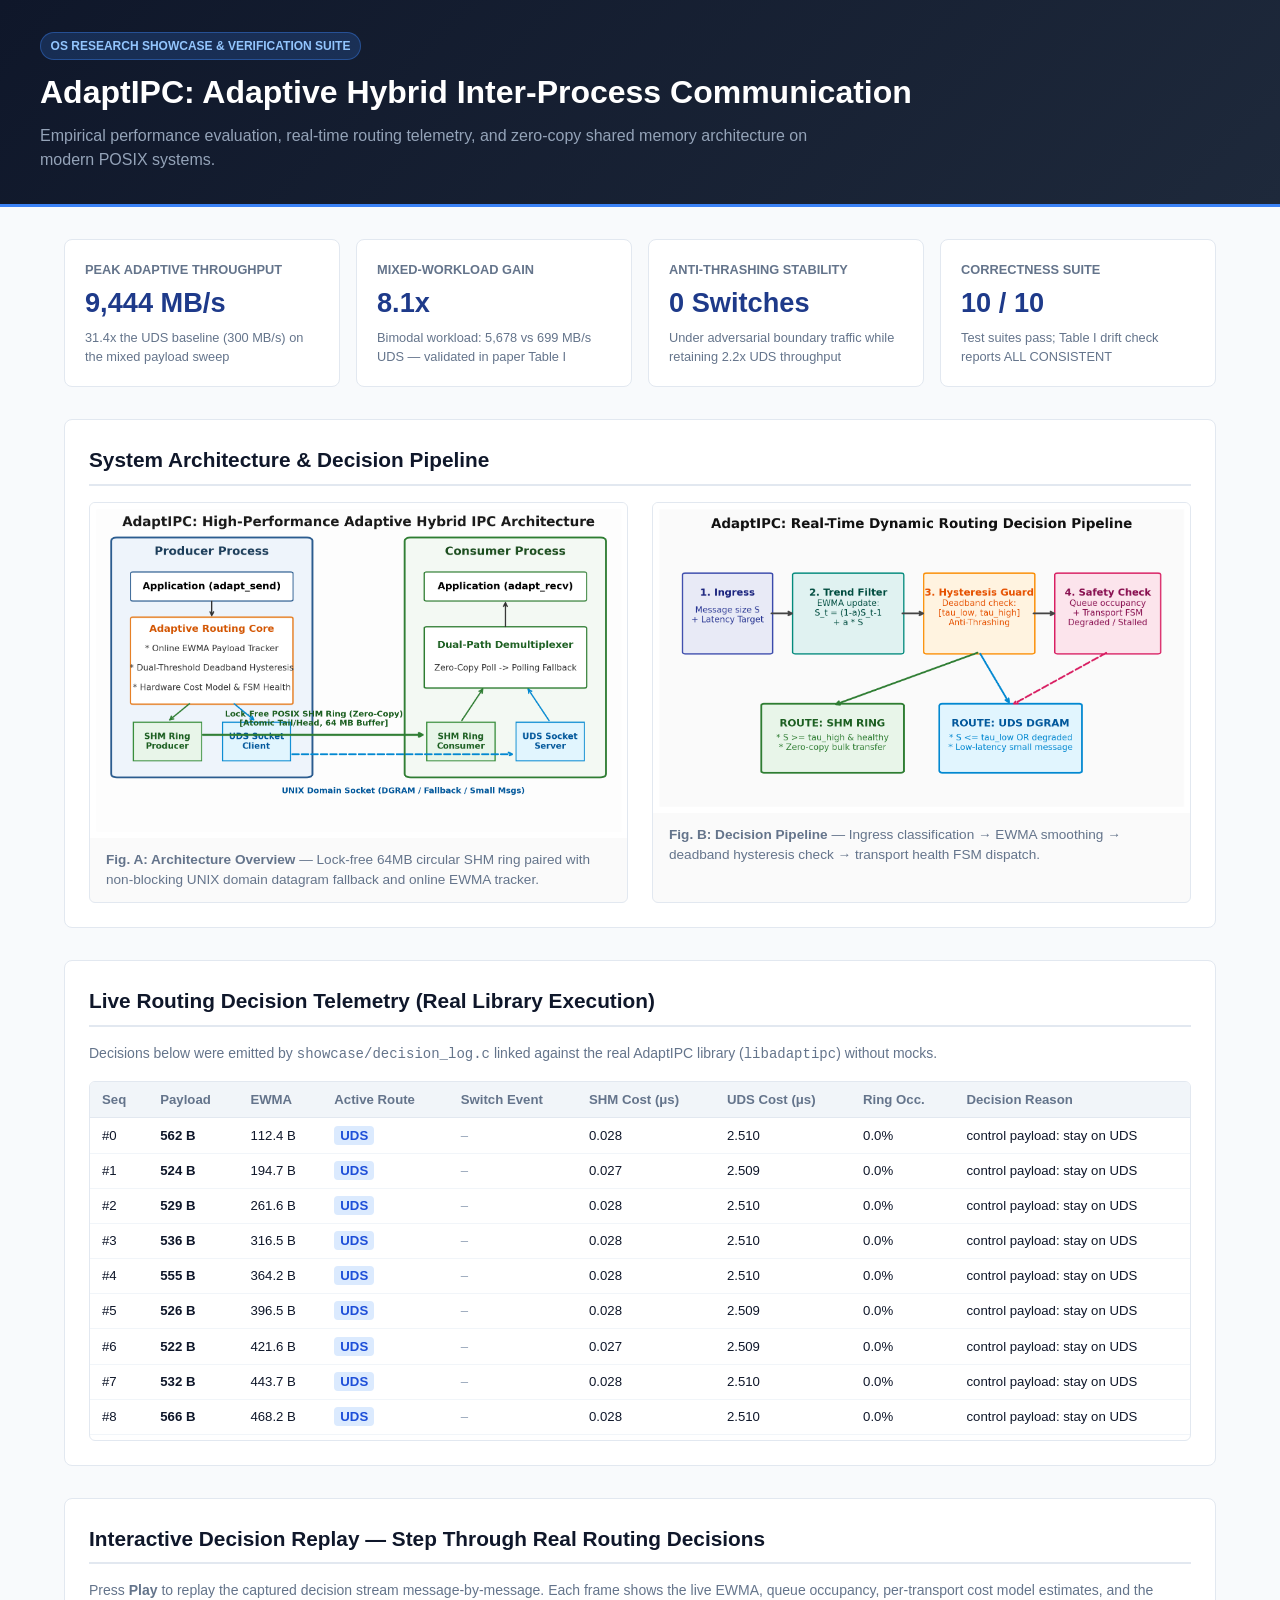
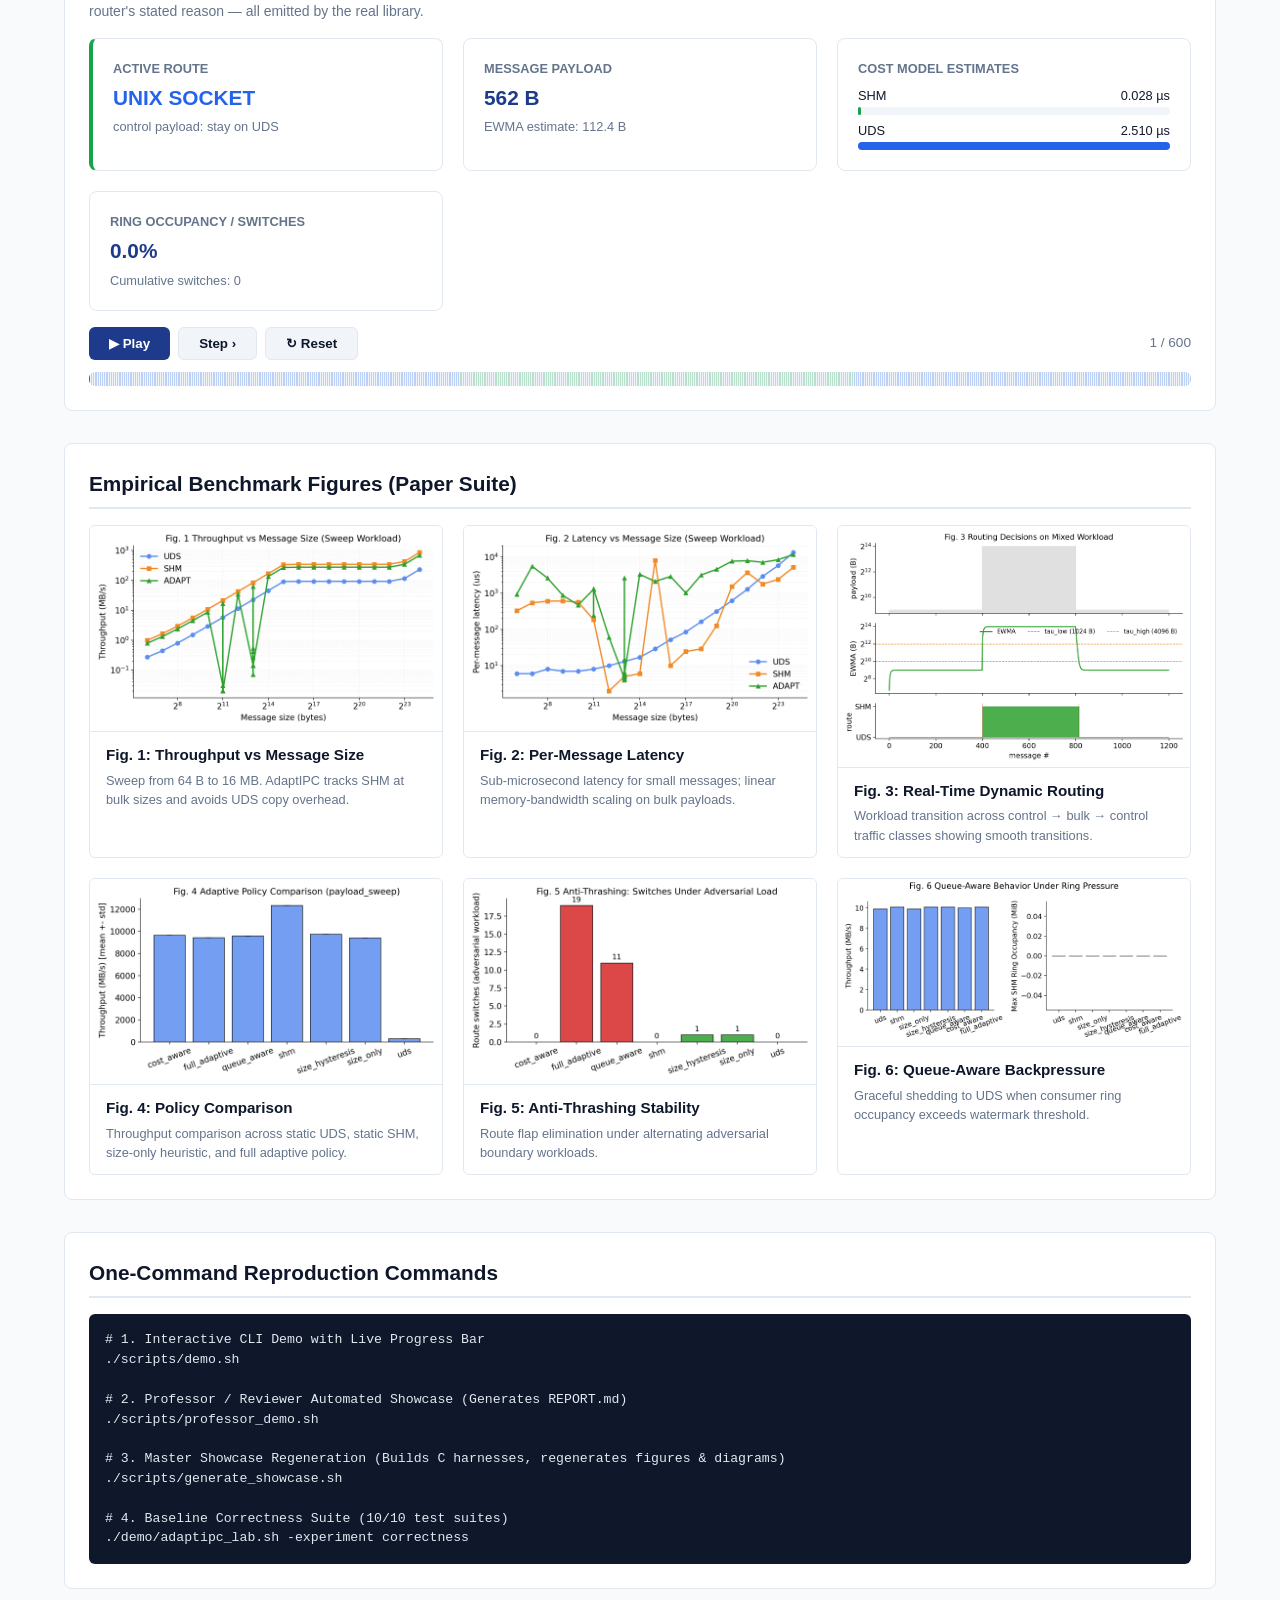
<file: showcase/dashboard/index.html>
<!DOCTYPE html>
<html lang="en">
<head>
<meta charset="UTF-8">
<meta name="viewport" content="width=device-width, initial-scale=1.0">
<title>AdaptIPC: Research Showcase & Interactive Dashboard</title>
<style>
:root {
  --primary: #1e3a8a;
  --primary-light: #3b82f6;
  --shm-color: #16a34a;
  --uds-color: #2563eb;
  --accent: #d97706;
  --danger: #dc2626;
  --bg: #f8fafc;
  --card-bg: #ffffff;
  --text: #0f172a;
  --text-muted: #64748b;
  --border: #e2e8f0;
}
* { box-sizing: border-box; margin: 0; padding: 0; }
body {
  font-family: -apple-system, BlinkMacSystemFont, "Segoe UI", Roboto, Helvetica, Arial, sans-serif;
  background-color: var(--bg);
  color: var(--text);
  line-height: 1.5;
}
header {
  background: linear-gradient(135deg, #0f172a 0%, #1e293b 100%);
  color: #fff;
  padding: 2rem;
  border-bottom: 3px solid var(--primary-light);
}
.header-container { max-width: 1200px; margin: 0 auto; }
.badge {
  display: inline-block;
  padding: 0.25rem 0.6rem;
  font-size: 0.75rem;
  font-weight: 700;
  text-transform: uppercase;
  border-radius: 9999px;
  background: rgba(59, 130, 246, 0.2);
  color: #93c5fd;
  border: 1px solid rgba(59, 130, 246, 0.4);
  margin-bottom: 0.5rem;
}
h1 { font-size: 2rem; font-weight: 800; margin-bottom: 0.5rem; }
.subtitle { color: #94a3b8; font-size: 1rem; max-width: 800px; }
.container { max-width: 1200px; margin: 2rem auto; padding: 0 1.5rem; }
.hero-grid {
  display: grid;
  grid-template-columns: repeat(auto-fit, minmax(220px, 1fr));
  gap: 1rem;
  margin-bottom: 2rem;
}
.stat-card {
  background: var(--card-bg);
  padding: 1.25rem;
  border-radius: 8px;
  border: 1px solid var(--border);
}
.stat-card .label { font-size: 0.8rem; font-weight: 600; color: var(--text-muted); text-transform: uppercase; }
.stat-card .value { font-size: 1.7rem; font-weight: 800; color: var(--primary); margin: 0.25rem 0; }
.stat-card .desc { font-size: 0.8rem; color: var(--text-muted); }
.section {
  background: var(--card-bg);
  border-radius: 8px;
  border: 1px solid var(--border);
  padding: 1.5rem;
  margin-bottom: 2rem;
}
.section h2 {
  font-size: 1.3rem;
  font-weight: 700;
  margin-bottom: 1rem;
  border-bottom: 2px solid var(--border);
  padding-bottom: 0.5rem;
}
.diagram-container {
  display: grid;
  grid-template-columns: repeat(auto-fit, minmax(460px, 1fr));
  gap: 1.5rem;
}
.diagram-card {
  border: 1px solid var(--border);
  border-radius: 6px;
  overflow: hidden;
  background: #fafafa;
}
.diagram-card img { width: 100%; height: auto; display: block; }
.diagram-card .caption { padding: 0.75rem 1rem; font-size: 0.85rem; color: var(--text-muted); }
.figures-grid {
  display: grid;
  grid-template-columns: repeat(auto-fit, minmax(340px, 1fr));
  gap: 1.25rem;
}
.fig-card {
  border: 1px solid var(--border);
  border-radius: 6px;
  overflow: hidden;
  background: #fff;
}
.fig-card img { width: 100%; height: auto; display: block; border-bottom: 1px solid var(--border); }
.fig-card .info { padding: 0.75rem 1rem; }
.fig-card h3 { font-size: 0.95rem; font-weight: 600; margin-bottom: 0.25rem; }
.fig-card p { font-size: 0.8rem; color: var(--text-muted); }
.trace-table-container {
  max-height: 360px;
  overflow-y: auto;
  border: 1px solid var(--border);
  border-radius: 6px;
}
table { width: 100%; border-collapse: collapse; font-size: 0.825rem; }
th {
  background: #f1f5f9;
  padding: 0.5rem 0.75rem;
  text-align: left;
  font-weight: 600;
  color: var(--text-muted);
  position: sticky;
  top: 0;
  border-bottom: 1px solid var(--border);
}
td { padding: 0.45rem 0.75rem; border-bottom: 1px solid #f1f5f9; }
.tag-shm { background: #dcfce7; color: #15803d; padding: 2px 6px; border-radius: 4px; font-weight: bold; }
.tag-uds { background: #dbeafe; color: #1d4ed8; padding: 2px 6px; border-radius: 4px; font-weight: bold; }
.tag-sw { background: #fee2e2; color: #b91c1c; padding: 2px 6px; border-radius: 4px; font-weight: bold; }
pre code {
  font-family: ui-monospace, Menlo, monospace;
  font-size: 0.825rem;
  background: #0f172a;
  color: #e2e8f0;
  padding: 1rem;
  border-radius: 6px;
  display: block;
  overflow-x: auto;
}
</style>
</head>

<body>
<header>
  <div class="header-container">
    <div class="badge">OS Research Showcase &amp; Verification Suite</div>
    <h1>AdaptIPC: Adaptive Hybrid Inter-Process Communication</h1>
    <p class="subtitle">Empirical performance evaluation, real-time routing telemetry, and zero-copy shared memory architecture on modern POSIX systems.</p>
  </div>
</header>

<div class="container">
  <!-- Key Metrics Row -->
  <div class="hero-grid">
    <div class="stat-card">
      <div class="label">Peak Adaptive Throughput</div>
      <div class="value">9,444 MB/s</div>
      <div class="desc">31.4x the UDS baseline (300 MB/s) on the mixed payload sweep</div>
    </div>
    <div class="stat-card">
      <div class="label">Mixed-Workload Gain</div>
      <div class="value">8.1x</div>
      <div class="desc">Bimodal workload: 5,678 vs 699 MB/s UDS &mdash; validated in paper Table I</div>
    </div>
    <div class="stat-card">
      <div class="label">Anti-Thrashing Stability</div>
      <div class="value">0 Switches</div>
      <div class="desc">Under adversarial boundary traffic while retaining 2.2x UDS throughput</div>
    </div>
    <div class="stat-card">
      <div class="label">Correctness Suite</div>
      <div class="value">10 / 10</div>
      <div class="desc">Test suites pass; Table I drift check reports ALL CONSISTENT</div>
    </div>
  </div>

  <!-- Architecture Section -->
  <div class="section">
    <h2>System Architecture &amp; Decision Pipeline</h2>
    <div class="diagram-container">
      <div class="diagram-card">
        <img src="../../assets/architecture.png" alt="AdaptIPC Architecture">
        <div class="caption"><strong>Fig. A: Architecture Overview</strong> &mdash; Lock-free 64MB circular SHM ring paired with non-blocking UNIX domain datagram fallback and online EWMA tracker.</div>
      </div>
      <div class="diagram-card">
        <img src="../../assets/decision_pipeline.png" alt="Decision Pipeline">
        <div class="caption"><strong>Fig. B: Decision Pipeline</strong> &mdash; Ingress classification &rarr; EWMA smoothing &rarr; deadband hysteresis check &rarr; transport health FSM dispatch.</div>
      </div>
    </div>
  </div>

  <!-- Live Decision Log Section -->
  <div class="section">
    <h2>Live Routing Decision Telemetry (Real Library Execution)</h2>
    <p style="font-size: 0.875rem; color: var(--text-muted); margin-bottom: 1rem;">
      Decisions below were emitted by <code>showcase/decision_log.c</code> linked against the real AdaptIPC library (<code>libadaptipc</code>) without mocks.
    </p>
    <div class="trace-table-container">
      <table id="telemetry-table">
        <thead>
          <tr>
            <th>Seq</th>
            <th>Payload</th>
            <th>EWMA</th>
            <th>Active Route</th>
            <th>Switch Event</th>
            <th>SHM Cost (&mu;s)</th>
            <th>UDS Cost (&mu;s)</th>
            <th>Ring Occ.</th>
            <th>Decision Reason</th>
          </tr>
        </thead>
        <tbody id="telemetry-body">
          <tr><td colspan="9" style="text-align:center; padding: 1.5rem; color: var(--text-muted);">Loading telemetry trace...</td></tr>
        </tbody>
      </table>
    </div>
  </div>

  <!-- Interactive Decision Replay -->
  <div class="section">
    <h2>Interactive Decision Replay &mdash; Step Through Real Routing Decisions</h2>
    <p style="font-size: 0.875rem; color: var(--text-muted); margin-bottom: 1rem;">
      Press <strong>Play</strong> to replay the captured decision stream message-by-message. Each frame shows the live EWMA, queue occupancy, per-transport cost model estimates, and the router's stated reason &mdash; all emitted by the real library.
    </p>
    <div style="display: grid; grid-template-columns: repeat(auto-fit, minmax(280px, 1fr)); gap: 1.25rem; margin-bottom: 1rem;">
      <div class="stat-card" style="border-left: 4px solid var(--shm-color);">
        <div class="label">Active Route</div>
        <div class="value" id="replay-route" style="font-size:1.3rem;">&mdash;</div>
        <div class="desc" id="replay-reason">Press Play to begin replay</div>
      </div>
      <div class="stat-card">
        <div class="label">Message Payload</div>
        <div class="value" id="replay-payload" style="font-size:1.3rem;">&mdash;</div>
        <div class="desc">EWMA estimate: <span id="replay-ewma">&mdash;</span></div>
      </div>
      <div class="stat-card">
        <div class="label">Cost Model Estimates</div>
        <div style="margin-top:0.5rem;">
          <div style="font-size:0.8rem; margin-bottom:2px;">SHM <span id="replay-shm-cost" style="float:right;">&mdash;</span></div>
          <div style="background:#f1f5f9; border-radius:4px; height:8px;"><div id="replay-shm-bar" style="background:var(--shm-color); height:8px; border-radius:4px; width:0%; transition: width .3s;"></div></div>
          <div style="font-size:0.8rem; margin:6px 0 2px;">UDS <span id="replay-uds-cost" style="float:right;">&mdash;</span></div>
          <div style="background:#f1f5f9; border-radius:4px; height:8px;"><div id="replay-uds-bar" style="background:var(--uds-color); height:8px; border-radius:4px; width:0%; transition: width .3s;"></div></div>
        </div>
      </div>
      <div class="stat-card">
        <div class="label">Ring Occupancy / Switches</div>
        <div class="value" id="replay-queue" style="font-size:1.3rem;">&mdash;</div>
        <div class="desc">Cumulative switches: <span id="replay-switches">&mdash;</span></div>
      </div>
    </div>
    <div style="display:flex; gap:0.5rem; flex-wrap:wrap; margin-bottom:0.75rem;">
      <button id="btn-play" style="padding:0.5rem 1.25rem; font-weight:700; background:var(--primary); color:#fff; border:none; border-radius:6px; cursor:pointer;">&#9654; Play</button>
      <button id="btn-step" style="padding:0.5rem 1.25rem; font-weight:700; background:#f1f5f9; color:var(--text); border:1px solid var(--border); border-radius:6px; cursor:pointer;">Step &rsaquo;</button>
      <button id="btn-reset" style="padding:0.5rem 1.25rem; font-weight:700; background:#f1f5f9; color:var(--text); border:1px solid var(--border); border-radius:6px; cursor:pointer;">&#8635; Reset</button>
      <span id="replay-counter" style="align-self:center; color:var(--text-muted); font-size:0.85rem; margin-left:auto;">0 / 0</span>
    </div>
    <div id="replay-timeline" style="display:flex; height:14px; border-radius:6px; overflow:hidden; background:#f1f5f9; gap:1px;"></div>
  </div>

  <!-- Publication Figures Gallery -->
  <div class="section">
    <h2>Empirical Benchmark Figures (Paper Suite)</h2>
    <div class="figures-grid">
      <div class="fig-card">
        <img src="../../assets/figures/fig01_throughput_vs_size.png" alt="Fig 1">
        <div class="info">
          <h3>Fig. 1: Throughput vs Message Size</h3>
          <p>Sweep from 64 B to 16 MB. AdaptIPC tracks SHM at bulk sizes and avoids UDS copy overhead.</p>
        </div>
      </div>
      <div class="fig-card">
        <img src="../../assets/figures/fig02_latency_vs_size.png" alt="Fig 2">
        <div class="info">
          <h3>Fig. 2: Per-Message Latency</h3>
          <p>Sub-microsecond latency for small messages; linear memory-bandwidth scaling on bulk payloads.</p>
        </div>
      </div>
      <div class="fig-card">
        <img src="../../assets/figures/fig03_routing_decisions.png" alt="Fig 3">
        <div class="info">
          <h3>Fig. 3: Real-Time Dynamic Routing</h3>
          <p>Workload transition across control &rarr; bulk &rarr; control traffic classes showing smooth transitions.</p>
        </div>
      </div>
      <div class="fig-card">
        <img src="../../assets/figures/fig04_policy_comparison.png" alt="Fig 4">
        <div class="info">
          <h3>Fig. 4: Policy Comparison</h3>
          <p>Throughput comparison across static UDS, static SHM, size-only heuristic, and full adaptive policy.</p>
        </div>
      </div>
      <div class="fig-card">
        <img src="../../assets/figures/fig05_stability.png" alt="Fig 5">
        <div class="info">
          <h3>Fig. 5: Anti-Thrashing Stability</h3>
          <p>Route flap elimination under alternating adversarial boundary workloads.</p>
        </div>
      </div>
      <div class="fig-card">
        <img src="../../assets/figures/fig06_queue_aware.png" alt="Fig 6">
        <div class="info">
          <h3>Fig. 6: Queue-Aware Backpressure</h3>
          <p>Graceful shedding to UDS when consumer ring occupancy exceeds watermark threshold.</p>
        </div>
      </div>
    </div>
  </div>

  <!-- Reproduction CLI Section -->
  <div class="section">
    <h2>One-Command Reproduction Commands</h2>
    <pre><code># 1. Interactive CLI Demo with Live Progress Bar
./scripts/demo.sh

# 2. Professor / Reviewer Automated Showcase (Generates REPORT.md)
./scripts/professor_demo.sh

# 3. Master Showcase Regeneration (Builds C harnesses, regenerates figures &amp; diagrams)
./scripts/generate_showcase.sh

# 4. Baseline Correctness Suite (10/10 test suites)
./demo/adaptipc_lab.sh -experiment correctness</code></pre>
  </div>
</div>

<script>
const sampleData = [
  {"seq":0,"payload":539,"ewma":107.8,"route":"UDS","switched":0,"shm_cost_us":0.028,"uds_cost_us":2.510,"queue_pct":0.0,"reason":"control payload: stay on UDS"},
  {"seq":10,"payload":552,"ewma":482.1,"route":"UDS","switched":0,"shm_cost_us":0.028,"uds_cost_us":2.510,"queue_pct":0.0,"reason":"control payload: stay on UDS"},
  {"seq":200,"payload":16410,"ewma":4120.5,"route":"SHM","switched":1,"shm_cost_us":0.255,"uds_cost_us":2.795,"queue_pct":1.6,"reason":"ewma crossed TAU_HIGH -> SHM"},
  {"seq":250,"payload":16390,"ewma":16382.0,"route":"SHM","switched":0,"shm_cost_us":0.254,"uds_cost_us":2.795,"queue_pct":2.1,"reason":"bulk payload: stay on SHM"},
  {"seq":400,"payload":520,"ewma":980.2,"route":"UDS","switched":1,"shm_cost_us":0.027,"uds_cost_us":2.509,"queue_pct":0.1,"reason":"ewma crossed TAU_LOW -> UDS"},
  {"seq":500,"payload":540,"ewma":539.5,"route":"UDS","switched":0,"shm_cost_us":0.028,"uds_cost_us":2.510,"queue_pct":0.0,"reason":"control payload: stay on UDS"}
];

function renderTable(rows) {
  const tbody = document.getElementById("telemetry-body");
  tbody.innerHTML = "";
  rows.forEach(r => {
    const tr = document.createElement("tr");
    tr.innerHTML = `
      <td>#${r.seq}</td>
      <td><strong>${r.payload.toLocaleString()} B</strong></td>
      <td>${r.ewma.toFixed(1)} B</td>
      <td><span class="${r.route === 'SHM' ? 'tag-shm' : 'tag-uds'}">${r.route}</span></td>
      <td>${r.switched ? '<span class="tag-sw">FLIP</span>' : '<span style="color:#94a3b8;">&ndash;</span>'}</td>
      <td>${r.shm_cost_us.toFixed(3)}</td>
      <td>${r.uds_cost_us.toFixed(3)}</td>
      <td>${r.queue_pct.toFixed(1)}%</td>
      <td>${r.reason}</td>
    `;
    tbody.appendChild(tr);
  });
}

// ---------- Interactive decision replay (real JSONL stream) ----------
let D = [], rIdx = 0, playing = false, timer = null;

const fmtB = v => v >= 1048576 ? (v/1048576).toFixed(1) + " MB"
                   : v >= 1024 ? (v/1024).toFixed(1) + " KB" : v + " B";

function renderReplay() {
  if (!D.length) return;
  const d = D[rIdx];
  document.getElementById("replay-counter").textContent = `${rIdx + 1} / ${D.length}`;
  document.getElementById("replay-route").textContent = d.route === "SHM" ? "SHARED MEMORY" : "UNIX SOCKET";
  document.getElementById("replay-route").style.color = d.route === "SHM" ? "#16a34a" : "#2563eb";
  document.getElementById("replay-reason").textContent = d.reason;
  document.getElementById("replay-payload").textContent = fmtB(d.payload);
  document.getElementById("replay-ewma").textContent = fmtB(d.ewma);
  document.getElementById("replay-shm-cost").textContent = d.shm_cost_us.toFixed(3) + " \u00B5s";
  document.getElementById("replay-uds-cost").textContent = d.uds_cost_us.toFixed(3) + " \u00B5s";
  const mx = Math.max(d.shm_cost_us, d.uds_cost_us, 1e-6);
  document.getElementById("replay-shm-bar").style.width = (100 * d.shm_cost_us / mx) + "%";
  document.getElementById("replay-uds-bar").style.width = (100 * d.uds_cost_us / mx) + "%";
  document.getElementById("replay-queue").textContent = d.queue_pct.toFixed(1) + "%";
  const swSoFar = D.slice(0, rIdx + 1).filter(x => x.switched).length;
  document.getElementById("replay-switches").textContent = swSoFar;
  const segs = document.querySelectorAll("#replay-timeline i");
  segs.forEach((s, k) => s.style.opacity = k <= rIdx ? 1 : 0.25);
}

function buildTimelineStrip() {
  const tl = document.getElementById("replay-timeline");
  tl.innerHTML = "";
  D.forEach(d => {
    const seg = document.createElement("i");
    seg.style.flex = "1";
    seg.style.background = d.route === "SHM" ? "#16a34a" : "#2563eb";
    seg.style.opacity = 0.25;
    seg.title = `#${d.seq}: ${d.payload} B -> ${d.route} (${d.reason})`;
    tl.appendChild(seg);
  });
}

document.getElementById("btn-play").onclick = () => {
  playing = !playing;
  document.getElementById("btn-play").innerHTML = playing ? "&#10074;&#10074; Pause" : "&#9654; Play";
  if (playing) timer = setInterval(() => {
    rIdx = rIdx >= D.length - 1 ? 0 : rIdx + 1;
    renderReplay();
  }, 120);
  else clearInterval(timer);
};
document.getElementById("btn-step").onclick = () => {
  if (rIdx < D.length - 1) { rIdx++; renderReplay(); }
};
document.getElementById("btn-reset").onclick = () => { rIdx = 0; renderReplay(); };

fetch('../outputs/decision_log.jsonl')
  .then(res => res.text())
  .then(text => {
    const lines = text.trim().split('\n');
    const parsed = [];
    for (const l of lines) {
      if (!l || l.startsWith('#')) continue;
      try { parsed.push(JSON.parse(l)); } catch (e) {}
    }
    if (parsed.length > 0) {
      renderTable(parsed.slice(0, 30));
      D = parsed;
      buildTimelineStrip();
      renderReplay();
    }
    else {
      renderTable(sampleData);
      D = sampleData;
      buildTimelineStrip();
      renderReplay();
    }
  })
  .catch(() => {
    renderTable(sampleData);
    D = sampleData;
    buildTimelineStrip();
    renderReplay();
  });
</script>
</body>
</html>
</file>
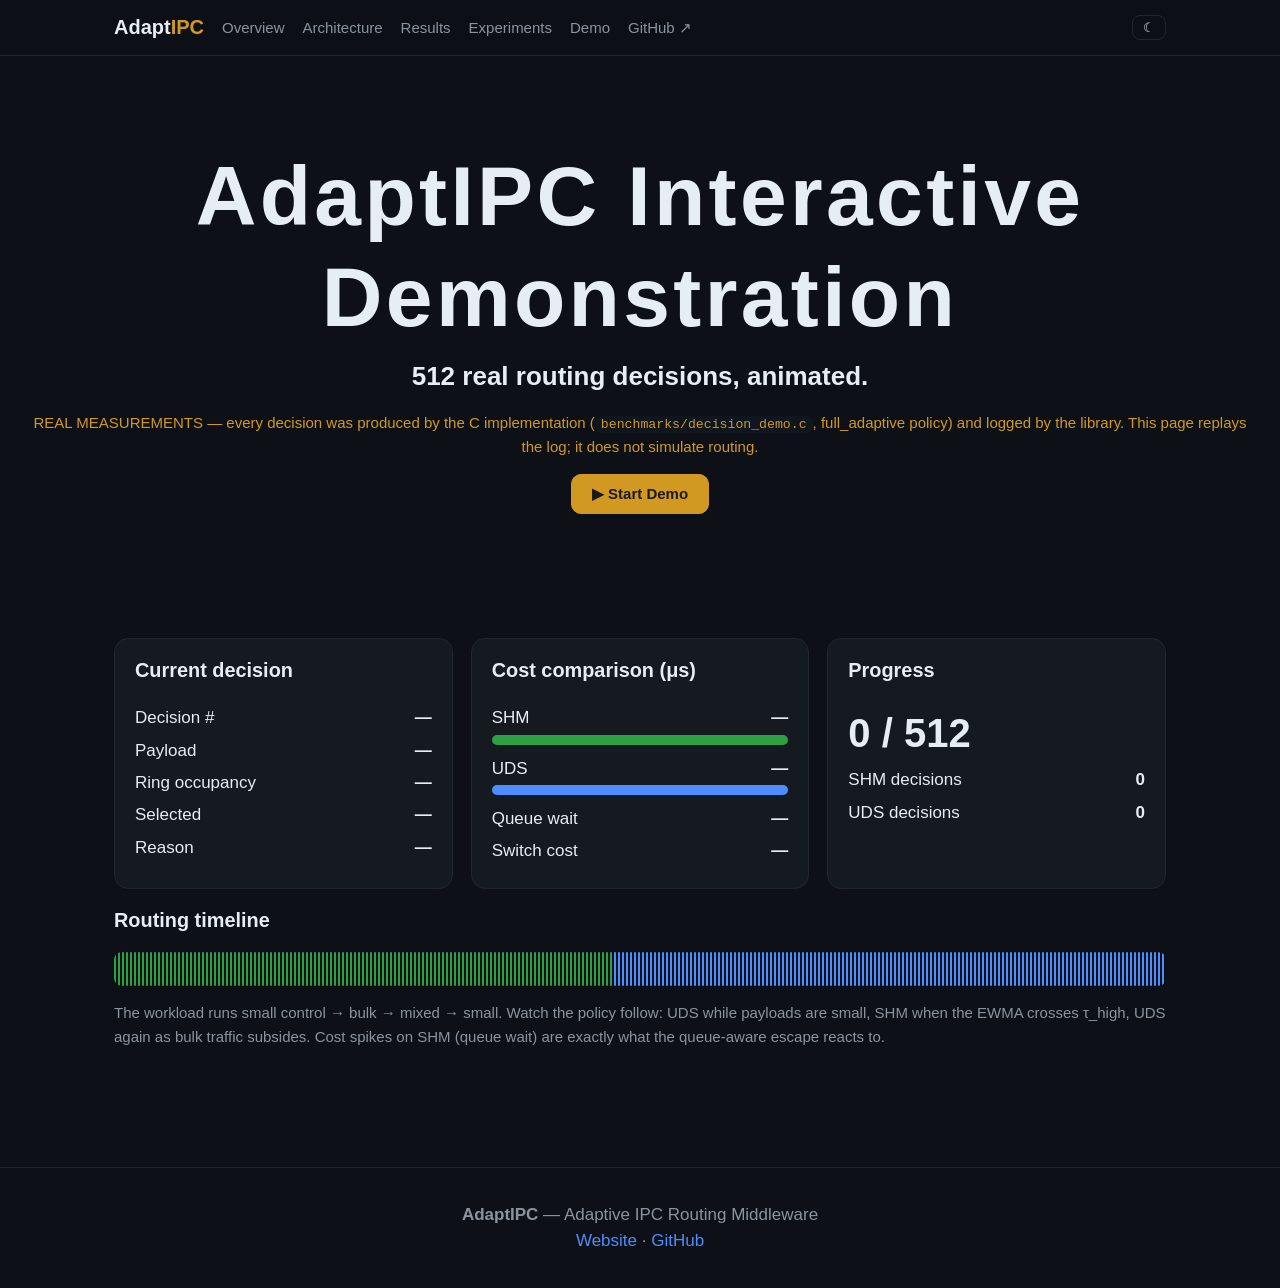
<file: website/demo.html>
<!DOCTYPE html>
<html lang="en">
<head>
<meta charset="utf-8">
<meta name="viewport" content="width=device-width, initial-scale=1">
<title>AdaptIPC — Interactive Demonstration</title>
<link rel="icon" href="assets/favicon.svg" type="image/svg+xml">
<link rel="stylesheet" href="css/style.css">
</head>
<body>
<nav id="nav">
  <div class="nav-inner">
    <a class="brand" href="index.html">Adapt<span>IPC</span></a>
    <a href="index.html#top">Overview</a>
    <a href="index.html#architecture">Architecture</a>
    <a href="index.html#results">Results</a>
    <a href="index.html#experiments">Experiments</a>
    <a href="demo.html">Demo</a>
    <a href="https://github.com/miskinabhijeet2025-ai/adaptipc">GitHub ↗</a>
    <button id="theme" title="Toggle dark/light">☾</button>
  </div>
</nav>

<header class="hero">
  <h1>AdaptIPC Interactive Demonstration</h1>
  <p class="tagline">512 real routing decisions, animated.</p>
  <p class="section-note note-warn">REAL MEASUREMENTS — every decision
  was produced by the C implementation (<code>benchmarks/decision_demo.c</code>,
  full_adaptive policy) and logged by the library. This page replays the
  log; it does not simulate routing.</p>
  <button class="btn primary" id="start">▶ Start Demo</button>
</header>

<main>
<section>
  <div class="demo-grid">
    <div class="card">
      <h3>Current decision</h3>
      <div class="kv"><span>Decision #</span><b id="d-seq">—</b></div>
      <div class="kv"><span>Payload</span><b id="d-payload">—</b></div>
      <div class="kv"><span>Ring occupancy</span><b id="d-occ">—</b></div>
      <div class="kv"><span>Selected</span><b id="d-route">—</b></div>
      <div class="kv"><span>Reason</span><b id="d-reason">—</b></div>
    </div>
    <div class="card">
      <h3>Cost comparison (μs)</h3>
      <div class="kv"><span>SHM</span><b id="d-shm">—</b></div>
      <div class="bar"><i id="d-shmbar" style="background:var(--shm)"></i></div>
      <div class="kv" style="margin-top:8px"><span>UDS</span><b id="d-uds">—</b></div>
      <div class="bar"><i id="d-udsbar" style="background:var(--uds)"></i></div>
      <div class="kv" style="margin-top:8px"><span>Queue wait</span><b id="d-q">—</b></div>
      <div class="kv"><span>Switch cost</span><b id="d-sw">—</b></div>
    </div>
    <div class="card">
      <h3>Progress</h3>
      <div class="big" id="d-prog">0 / 0</div>
      <div class="kv"><span>SHM decisions</span><b id="d-shmn">0</b></div>
      <div class="kv"><span>UDS decisions</span><b id="d-udsn">0</b></div>
    </div>
  </div>
  <h3 style="margin-top:20px">Routing timeline</h3>
  <div class="timeline" id="d-timeline"></div>
  <p class="section-note">The workload runs small control → bulk →
  mixed → small. Watch the policy follow: UDS while payloads are small,
  SHM when the EWMA crosses τ_high, UDS again as bulk traffic subsides.
  Cost spikes on SHM (queue wait) are exactly what the queue-aware
  escape reacts to.</p>
</section>
</main>

<footer>
  <b>AdaptIPC</b> — Adaptive IPC Routing Middleware<br>
  <a href="index.html">Website</a> ·
  <a href="https://github.com/miskinabhijeet2025-ai/adaptipc">GitHub</a>
</footer>
<script src="js/demo.js"></script>
</body>
</html>
</file>
<file: website/css/style.css>
/* AdaptIPC website — dark research/technology theme with light mode,
   animations, prefers-reduced-motion support. */
:root {
  --bg: #0d1117; --bg2: #10161d; --card: #161b22e6; --line: #21262d;
  --fg: #e6edf3; --dim: #8b949e;
  --shm: #2ea043; --uds: #4d8dfd; --adapt: #d29922;
  --warn: #d29922; --bad: #f85149;
  --shm-soft: #2ea04322; --uds-soft: #4d8dfd22; --adapt-soft: #d2992222;
}
[data-theme="light"] {
  --bg: #f6f8fa; --bg2: #eef1f4; --card: #ffffffcc; --line: #d8dee4;
  --fg: #1f2328; --dim: #59636e;
  --shm: #1a7f37; --uds: #0969da; --adapt: #9a6700;
}
* { box-sizing: border-box; }
html { scroll-behavior: smooth; }
body { margin: 0; background: var(--bg); color: var(--fg);
  font-family: -apple-system, "Segoe UI", Roboto, sans-serif;
  font-size: 17px; line-height: 1.55; }
code, pre { font-family: "SF Mono", Menlo, Consolas, monospace;
  font-size: .88em; background: var(--bg2); border-radius: 6px;
  padding: 1px 6px; }
pre.code { padding: 14px 18px; overflow-x: auto; line-height: 1.5; }
a { color: var(--uds); text-decoration: none; }
a:hover { text-decoration: underline; }
h1, h2, h3 { line-height: 1.2; }
h2 { font-size: 30px; margin: 0 0 12px; }
section { max-width: 1100px; margin: 0 auto; padding: 64px 24px; }
.section-note { color: var(--dim); font-size: 15px; }
.note-warn { color: var(--warn); }

/* nav */
#nav { position: sticky; top: 0; z-index: 10; backdrop-filter: blur(10px);
  background: color-mix(in srgb, var(--bg) 82%, transparent);
  border-bottom: 1px solid var(--line); }
.nav-inner { max-width: 1100px; margin: 0 auto; display: flex;
  align-items: center; gap: 18px; padding: 12px 24px; flex-wrap: wrap; }
.brand { font-weight: 800; font-size: 20px; color: var(--fg); }
.brand span { color: var(--adapt); }
.nav-inner a:not(.brand) { color: var(--dim); font-size: 15px; }
.nav-inner a:not(.brand):hover { color: var(--fg); }
#theme { margin-left: auto; background: none; border: 1px solid var(--line);
  border-radius: 8px; color: var(--fg); padding: 4px 10px; cursor: pointer; }

/* hero */
.hero { position: relative; overflow: hidden; text-align: center;
  padding: 90px 24px 60px; }
.hero h1 { font-size: clamp(44px, 8vw, 84px); letter-spacing: .04em;
  margin: 0; }
.hero h1 span { color: var(--adapt); }
.tagline { font-size: clamp(18px, 3vw, 26px); color: var(--fg);
  margin: 8px 0 6px; font-weight: 600; }
.desc { max-width: 640px; margin: 0 auto 24px; color: var(--dim); }
.cta { display: flex; gap: 10px; justify-content: center; flex-wrap: wrap;
  margin-bottom: 40px; }
.btn { display: inline-block; padding: 10px 20px; border-radius: 10px;
  border: 1px solid var(--line); color: var(--fg); background: var(--card);
  font-size: 15px; }
.btn:hover { border-color: var(--dim); text-decoration: none; }
.btn.primary { background: var(--adapt); border-color: var(--adapt);
  color: #1a1a1a; font-weight: 700; }
.btn.primary:hover { filter: brightness(1.08); }
.btn.ghost { background: transparent; }

/* animated hero routing */
.routing-hero { max-width: 640px; margin: 0 auto; }
.node { border: 1px solid var(--line); background: var(--card);
  border-radius: 12px; padding: 12px 22px; display: inline-block; }
.node small { display: block; color: var(--dim); font-size: 12px; }
.node.app { min-width: 180px; }
.node.adaptipc { border-color: var(--adapt); min-width: 240px; }
.split { display: flex; justify-content: center; gap: 60px; }
.branch { display: flex; flex-direction: column; align-items: center; }
.arrow, .aarr { color: var(--dim); }
.node.shm { border-color: var(--shm); }
.node.uds { border-color: var(--uds); }
.vis-label { color: var(--dim); font-size: 13px; margin-top: 16px; }

/* pulsing transport highlight driven by the demo data */
@keyframes glowshm { 0%,100% { box-shadow: 0 0 0 0 var(--shm-soft); }
  50% { box-shadow: 0 0 24px 6px var(--shm-soft); } }
@keyframes glowuds { 0%,100% { box-shadow: 0 0 0 0 var(--uds-soft); }
  50% { box-shadow: 0 0 24px 6px var(--uds-soft); } }
.node.glowshm { animation: glowshm 1.6s ease-in-out infinite;
  border-color: var(--shm); }
.node.glowuds { animation: glowuds 1.6s ease-in-out infinite;
  border-color: var(--uds); }
.hero-bg { position: absolute; inset: 0; z-index: -1; opacity: .5; }
.flow-line { position: absolute; top: 30%; height: 2px; width: 100%;
  background: linear-gradient(90deg, transparent, var(--shm), transparent);
  background-size: 200% 100%; animation: flow 6s linear infinite; }
.flow-line.uds { top: 60%;
  background: linear-gradient(90deg, transparent, var(--uds), transparent);
  animation-duration: 9s; animation-direction: reverse; }
@keyframes flow { from { background-position: 200% 0; }
                  to { background-position: -200% 0; } }

/* stats counters */
.stats { display: flex; gap: 14px; justify-content: center; flex-wrap: wrap;
  margin-top: 34px; }
.stat { background: var(--card); border: 1px solid var(--line);
  border-radius: 12px; padding: 14px 26px; min-width: 170px; }
.stat b { font-size: 34px; display: block; color: var(--adapt);
  font-variant-numeric: tabular-nums; }
.stat span { color: var(--dim); font-size: 13px; }

/* sections */
.big-statement { font-size: clamp(30px, 5vw, 52px); text-align: center; }
.insight { text-align: center; }
.insight-flow { display: flex; gap: 30px; justify-content: center;
  flex-wrap: wrap; margin-top: 26px; font-size: 18px; }
.arr { color: var(--dim); margin: 0 6px; }
.shm-c { color: var(--shm); } .uds-c { color: var(--uds); }
.adapt-c { color: var(--adapt); }

/* architecture */
.arch { text-align: center; }
.anode { display: inline-block; border: 1px solid var(--line);
  background: var(--card); border-radius: 12px; padding: 12px 28px;
  margin: 4px; cursor: default; transition: border-color .2s; }
.anode:hover { border-color: var(--adapt); }
.anode.accent { border-color: var(--adapt); }
.anode.shm { border-color: var(--shm); }
.anode.uds { border-color: var(--uds); }
.split { display: flex; justify-content: center; gap: 60px; }
.branch { display: flex; flex-direction: column; align-items: center; }
.tipbar { margin-top: 14px; color: var(--adapt); min-height: 24px;
  font-size: 15px; }

/* simulator */
.sim { display: grid; grid-template-columns: 1fr 1fr; gap: 24px;
  background: var(--card); border: 1px solid var(--line);
  border-radius: 14px; padding: 24px; }
.sim-controls label { display: block; margin: 10px 0; font-size: 15px; }
.sim-controls input[type=range] { width: 60%; vertical-align: middle; }
.sim-controls output { color: var(--adapt); margin-left: 8px;
  font-variant-numeric: tabular-nums; }
.sim-out .kv b { color: var(--adapt); }
#sim-route { font-size: 20px; }
.note { color: var(--dim); font-size: 14px; grid-column: 1 / -1; }

/* charts */
.charts { display: grid; grid-template-columns: repeat(auto-fit,
  minmax(440px, 1fr)); gap: 20px; }
.chart-card { background: var(--card); border: 1px solid var(--line);
  border-radius: 14px; padding: 16px; }
.chart-card h3 { margin: 0 0 10px; font-size: 16px; }

/* timeline */
.timeline { display: flex; gap: 2px; height: 34px; flex-wrap: nowrap;
  overflow: hidden; border-radius: 8px; }
.timeline i { flex: 1 1 auto; min-width: 2px; border-radius: 2px;
  cursor: pointer; }
.tl-shm { background: var(--shm); } .tl-uds { background: var(--uds); }
.rt-detail { margin-top: 12px; color: var(--dim); min-height: 48px;
  font-size: 15px; }

/* health machine */
.health-machine { display: flex; gap: 10px; align-items: center;
  flex-wrap: wrap; font-size: 18px; font-weight: 700; }
.hstate { border: 1px solid var(--line); border-radius: 10px;
  padding: 10px 18px; color: var(--dim); transition: all .3s; }
.hstate.active { color: #fff; }
.hstate[data-s="HEALTHY"].active, .hstate[data-s="HEALTHY2"].active
  { background: var(--shm); border-color: var(--shm); }
.hstate[data-s="DEGRADED"].active { background: var(--warn);
  border-color: var(--warn); }
.hstate[data-s="BLOCKED"].active { background: var(--bad);
  border-color: var(--bad); }
.hstate[data-s="RECOVERING"].active { background: var(--uds);
  border-color: var(--uds); }
.harr { color: var(--dim); }

/* cost bars */
.costbars .cb { margin: 10px 0; }
.costbars .cb .lbl { display: flex; justify-content: space-between;
  font-size: 15px; }
.costbars .bar { height: 14px; }

/* cards */
.cards { display: grid; grid-template-columns: repeat(auto-fit,
  minmax(300px, 1fr)); gap: 18px; }
.card { background: var(--card); border: 1px solid var(--line);
  border-radius: 14px; padding: 20px; }
.card h3 { margin-top: 0; }
.expcard { transition: transform .2s, border-color .2s; cursor: pointer; }
.expcard:hover { transform: translateY(-3px); border-color: var(--adapt); }
.expcard .cmd { color: var(--dim); font-size: 13px; margin-top: 10px; }

/* kv + bars */
.kv { display: flex; justify-content: space-between; padding: 3px 0; }
.kv b { font-variant-numeric: tabular-nums; }
.bar { height: 10px; background: var(--bg2); border-radius: 5px;
  overflow: hidden; }
.bar i { display: block; height: 100%; }
.big { font-size: 40px; font-weight: 700; }
.demo-grid { display: grid; grid-template-columns: repeat(auto-fit,
  minmax(280px, 1fr)); gap: 18px; }

.paper-card { background: var(--card); border: 1px solid var(--line);
  border-radius: 14px; padding: 24px; }

/* footer */
footer { border-top: 1px solid var(--line); text-align: center;
  color: var(--dim); padding: 34px 20px; margin-top: 40px; }

/* reveal-on-scroll */
.reveal { opacity: 0; transform: translateY(14px); transition:
  opacity .5s ease, transform .5s ease; }
.reveal.in { opacity: 1; transform: none; }

@media (max-width: 760px) {
  .sim { grid-template-columns: 1fr; }
  .split { gap: 16px; }
  body { font-size: 16px; }
}
@media (prefers-reduced-motion: reduce) {
  html { scroll-behavior: auto; }
  .flow-line, .node.glowshm, .node.glowuds { animation: none; }
  .reveal { opacity: 1; transform: none; transition: none; }
}
</file>
